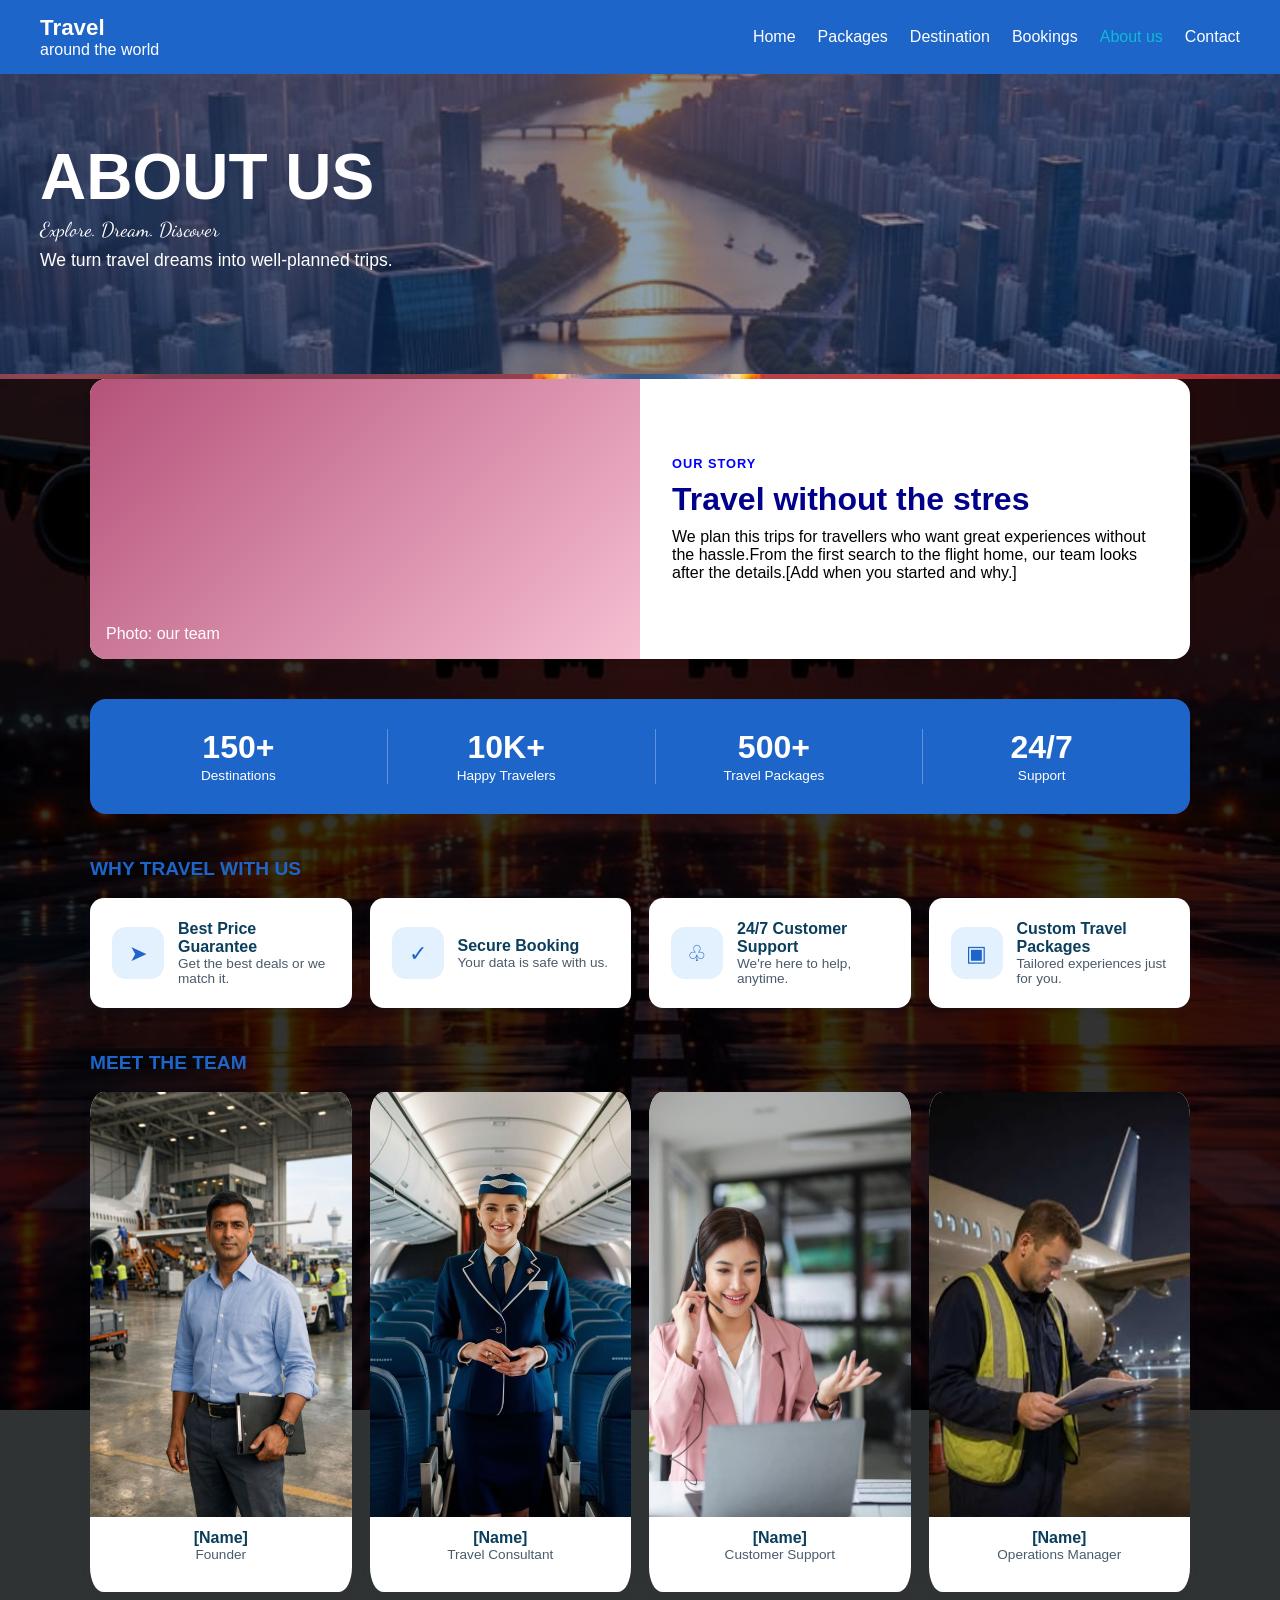
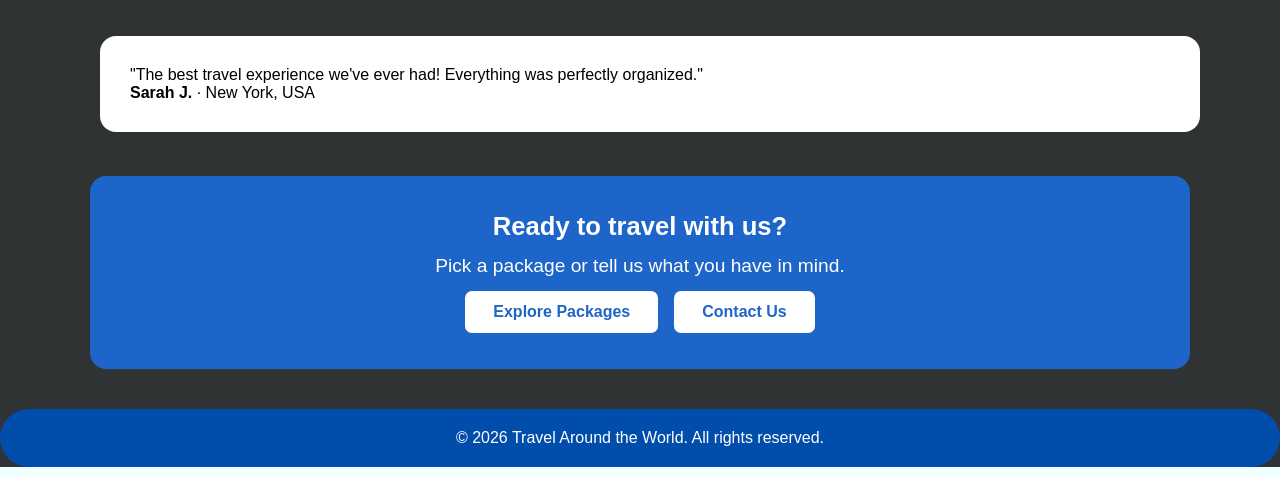
<file: about.html>
<!DOCTYPE html>
<html lang="en">
<head>
    <meta charset="UTF-8">
    <meta name="viewport" content="width=device-width, initial-scale=1.0">
    <title>Document</title>
    <link rel="stylesheet" href="index.css">
    <link rel="preconnect" href="https://fonts.googleapis.com">
    <link rel="preconnect" href="https://fonts.gstatic.com" crossorigin>
    <link href="https://fonts.googleapis.com/css2?family=Dancing+Script:wght@400..700&display=swap" rel="stylesheet">
    <style>
      .hero {
    background: linear-gradient(rgba(0, 40, 100, 0.45), rgba(0, 40, 100, 0.45)),
                url('images/about.jpg') center/cover no-repeat;
    object-fit: contain;
    background-position: center;
      }
    </style>
</head>
<body>
    <header>
        <div class="logo">Travel<span>around the world</span></div>
        <nav>
           <ul>
            <li><a href="index.html">Home</a></li>
            <li><a href="packages.html" >Packages</a></li>
            <li><a href="destination.html">Destination</a></li>
            <li><a href="booking.html">Bookings</a></li>
            <li><a href="about.html" class="active">About us</a></li>
            <li><a href="contact.html">Contact</a></li>
           </ul>   
        </nav>
    </header>

  <section class="hero page-hero">
    <div class="hero-content">
        <h1>
            ABOUT US
        </h1>
        <p class="tagline">Explore. Dream. Discover</p>
        <p>We turn travel dreams into well-planned trips.</p>
    </div>
</section>

  
<div class="content">
  <section class="featured">
    <div class="photo japan">Photo: our team</div>
    <div class="featured-copy">
        <p class="eyebrow">OUR STORY</p><h2>Travel without the stres</h2>
        <p>We plan this trips for travellers who want great experiences without the hassle.From the first search to the flight home, our team looks after the details.[Add when you started and why.]</p>
    </div>
</section>
  
<section class="stats-1">
    <div class="stat-1">
        <strong> 150+</strong>
        <span> Destinations</span>
    </div>
     <div class="stat-1">
        <strong> 10K+</strong>
        <span>Happy Travelers</span>
    </div>
     <div class="stat-1">
        <strong> 500+</strong>
        <span> Travel Packages</span>
    </div>
     <div class="stat-1">
        <strong> 24/7</strong>
        <span> Support</span>
    </div>
</section>

    <section class="benefits" >
      <h2 class="section-title">WHY TRAVEL WITH US</h2>
      <div class="benefit-grid">

        <article class="benefit panel">
          <span class="benefit-icon">➤</span>
          <div><h3>Best Price Guarantee</h3>
            <p>Get the best deals or we match it.</p>
          </div></article>

        <article class="benefit panel">
          <span class="benefit-icon">✓</span>
          <div><h3>Secure Booking</h3>
            <p>Your data is safe with us.</p>
          </div></article>

        <article class="benefit panel">
          <span class="benefit-icon">♧</span>
          <div><h3>24/7 Customer Support</h3>
            <p>We're here to help, anytime.</p>
          </div></article>

        <article class="benefit panel">
          <span class="benefit-icon">▣</span>
          <div><h3>Custom Travel Packages</h3>
            <p>Tailored experiences just for you.</p>
          </div></article>
      </div>
    </section>

    <section class="team">
      <h2 class="section-title">MEET THE TEAM</h2>
      <div class="team-grid">
        <div class="team-card">
            <img src="/images/manager.jpg" alt="founder">
            <div class="team-info">
                <h3>[Name]</h3>
                <p>Founder</p>
            </div>
        </div>

        <div class="team-card">
            <img src="/images/consultant.jpg" alt="Travel Consultant">
            <div class="team-info">
                <h3>[Name]</h3>
                <p>Travel Consultant</p>
            </div>
        </div>

        <div class="team-card">
            <img src="/images/support.jpg" alt="Customer Support">
            <div class="team-info">
                <h3>[Name]</h3>
                <p>Customer Support</p>
            </div>
        </div>

        <div class="team-card">
            <img src="/images/operational.jpg" alt="Operations Manager">
            <div class="team-info">
                <h3>[Name]</h3>
                <p>Operations Manager</p>
            </div>
        </div>
        
      </div>
    </section>

    <section class="testimonial-1">
      <blockquote>
      <p>"The best travel experience we've ever had! Everything was perfectly organized."</p>
      <strong>Sarah J.</strong> · New York, USA
    </blockquote>
    </section>

    <section class="contact-1">
      <h2>Ready to travel with us?</h2>
      <p>Pick a package or tell us what you have in mind.</p>
      <div class="actions">
        <a class="btn-plan2" href="#packages">Explore Packages</a>
        <a class="btn-plan2" href="#contact">Contact Us</a>
      </div>
    </section>

  <footer>
    <p>&copy; 2026 Travel Around the World. All rights reserved.</p>
    </footer>
</div>
</body>
</html>
</file>
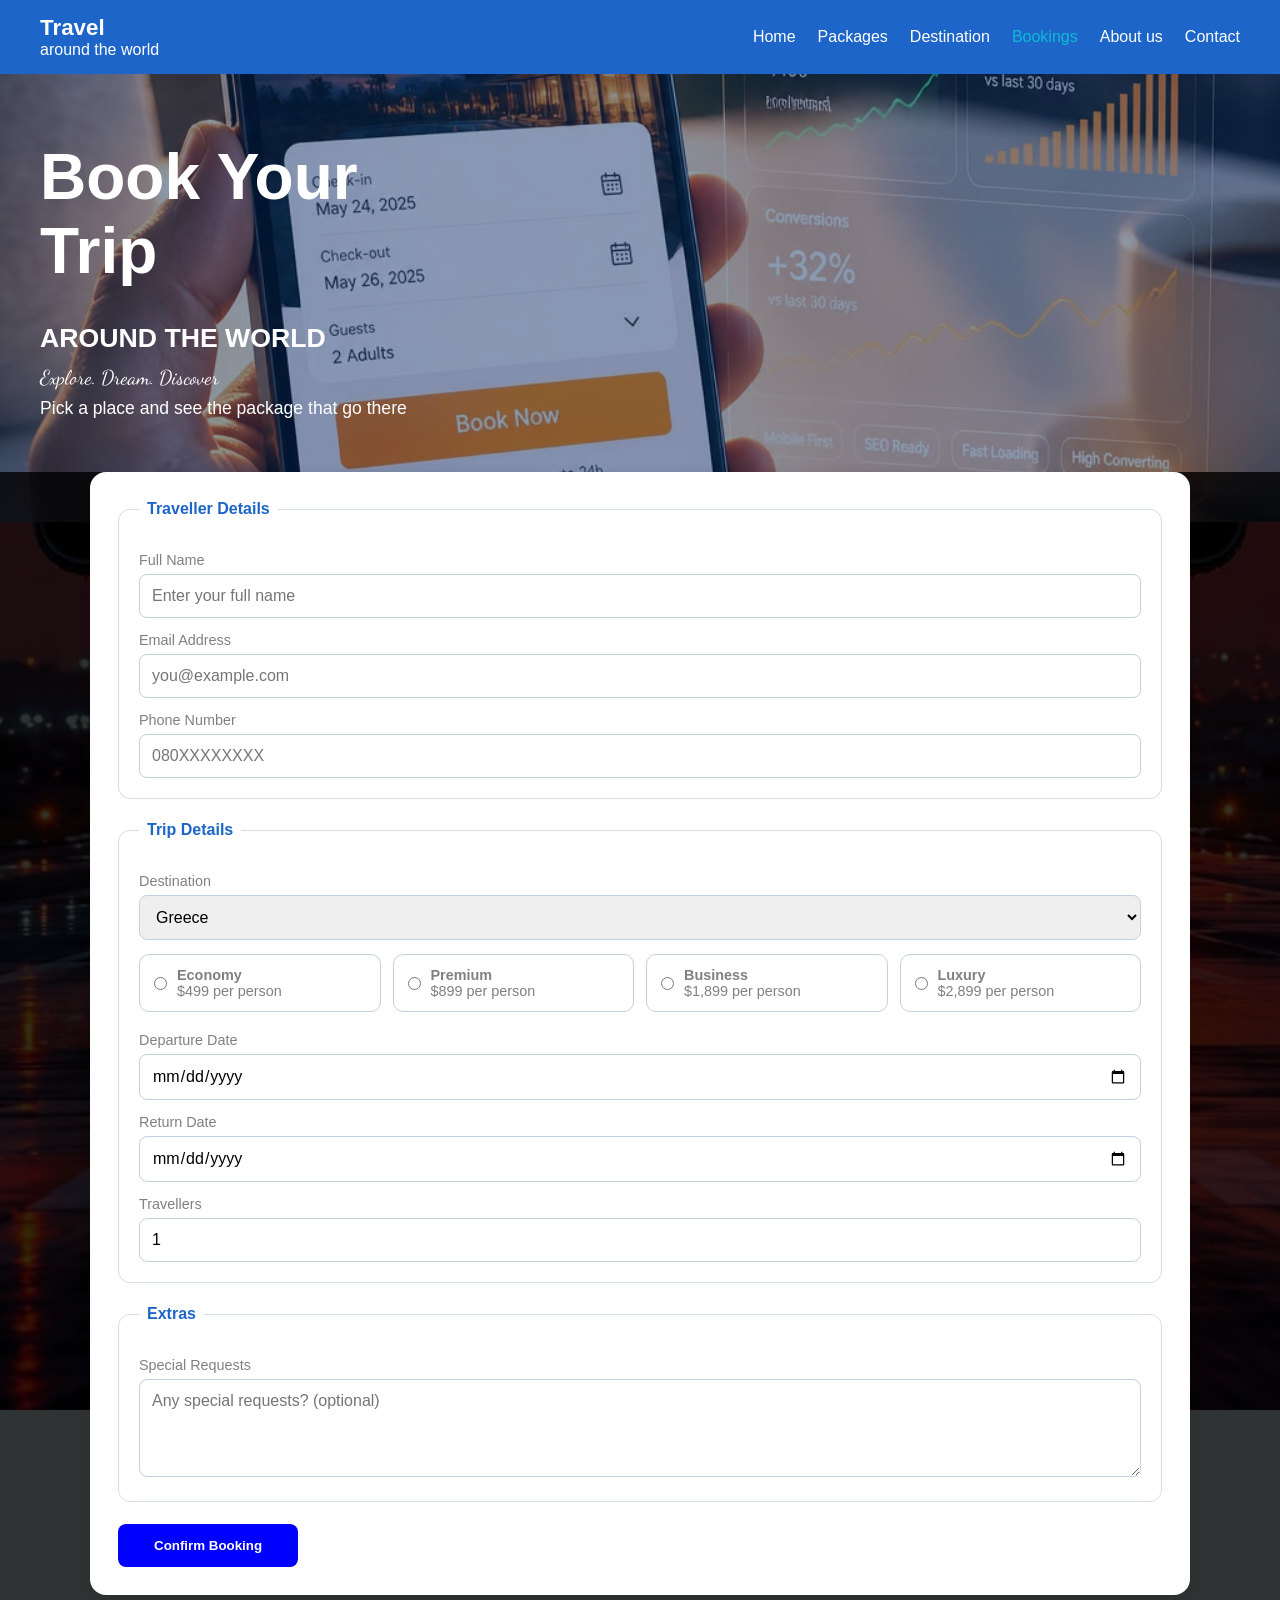
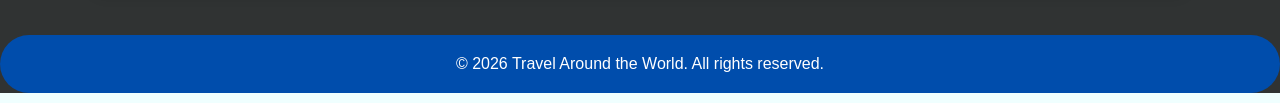
<file: booking.html>
<!DOCTYPE html>
<html lang="en">
<head>
    <meta charset="UTF-8">
    <meta name="viewport" content="width=device-width, initial-scale=1.0">
    <title>Document</title>
    <link rel="stylesheet" href="index.css">
    <link rel="preconnect" href="https://fonts.googleapis.com">
    <link rel="preconnect" href="https://fonts.gstatic.com" crossorigin>
    <link href="https://fonts.googleapis.com/css2?family=Dancing+Script:wght@400..700&display=swap" rel="stylesheet">
    <style>
        .hero {
    background: linear-gradient(rgba(0, 40, 100, 0.45), rgba(0, 40, 100, 0.45)),
                url('images/bokking.jpg') center/cover no-repeat;
    object-fit: contain;
                
}
    </style>
</head>
<body>
    <header>
        <div class="logo">Travel<span>around the world</span></div>
        <nav>
           <ul>
            <li><a href="index.html">Home</a></li>
            <li><a href="packages.html">Packages</a></li>
            <li><a href="destination.html">Destination</a></li>
            <li><a href="booking.html" class="active">Bookings</a></li>
            <li><a href="about.html">About us</a></li>
            <li><a href="contact.html">Contact</a></li>
           </ul>   
        </nav>
    </header>

      <section class="hero page-hero">
    <div class="hero-content">
        <h1>
            Book Your Trip
            <br>
            <span><small>AROUND THE WORLD</small></span>
        </h1>
        <p class="tagline">Explore. Dream. Discover</p>
        <p> Pick a place and see the package that go there</p>
    </div>
</section>

<div class="content">
        <main>
        <section class="form-section">
            <form class="booking-form" >
                <fieldset>
                    <legend>Traveller Details</legend>

                    <label for="fullname">Full Name</label>
                    <input type="text" id="fullname" name="fullname" placeholder="Enter your full name" required>

                    <label for="email">Email Address</label>
                    <input type="email" id="email" name="email" placeholder="you@example.com" required>

                    <label for="phone">Phone Number</label>
                    <input type="tel" id="phone" name="phone" placeholder="080XXXXXXXX" required>
                </fieldset>

                <fieldset>
                    <legend>Trip Details</legend>

                    <label for="booking-type">Destination</label>
                    <select id="booking-type" name="booking-type" required>
                        <option value="greece">Greece</option>
                        <option value="paris">Paris, France</option>
                        <option value="tokyo">Tokyo, Japan</option>
                        <option value="new-york">New York, USA</option>
                    </select>

                   <div class="plan-options">
                    <label class="plan-option">
                    <input type="radio" name="plan" value="economy">
                    <span><strong>Economy</strong>
                    <span class="price">$499 per person</span>
                    </span>
                   </label>

                     <label class="plan-option">
                    <input type="radio" name="plan" value="premium"> 
                     <span><strong>Premium</strong>
                     <span class="price">$899 per person</span>
                     </span>
                    </label>

                    <label class="plan-option">
                    <input type="radio" name="plan" value="Business"> 
                     <span><strong>Business</strong>
                     <span class="price">$1,899 per person</span>
                     </span>
                     </label>

                     <label class="plan-option">
                    <input type="radio" name="plan" value="Luxury"> 
                     <span><strong>Luxury</strong>
                     <span class="price">$2,899 per person</span>
                     </span>
                    </label>
                   </div>

                    <label for="dapart">Departure Date</label>
                    <input type="date"  name="dapart">

                    <label for="return">Return Date</label>
                    <input type="date"  name="return">

                    <label for="guests">Travellers</label>
                    <input type="number" name="guests" min="1" max="20" value="1" required>
                </fieldset>

                <fieldset>
                    <legend>Extras</legend>
                    <label for="message">Special Requests</label>
                    <textarea id="message" name="message" rows="4" placeholder="Any special requests? (optional)"></textarea>

                </fieldset>

                <button type="submit">Confirm Booking</button>
            </form>
        </section>
    </main>
<footer>
    <p>&copy; 2026 Travel Around the World. All rights reserved.</p>
    </footer>

</div>
</body>
</html>
</file>
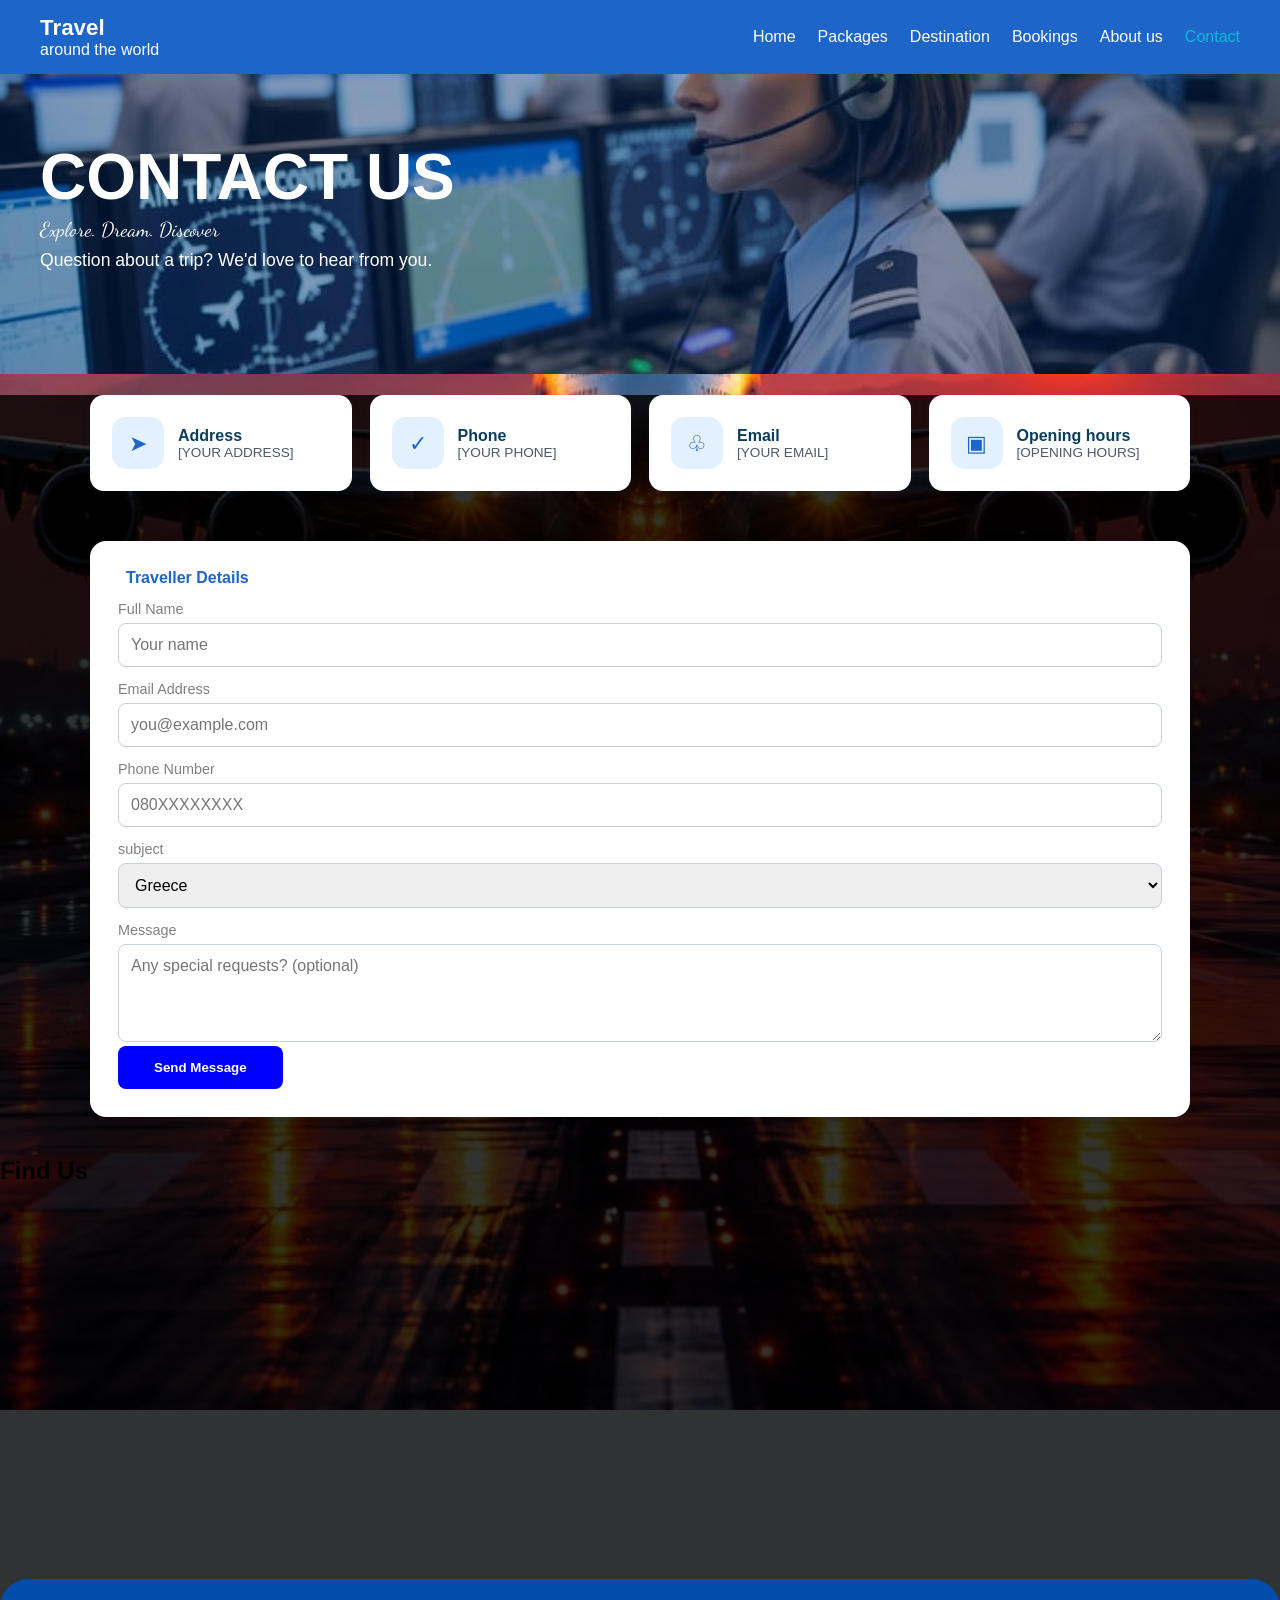
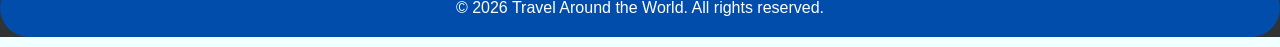
<file: contact.html>
<!DOCTYPE html>
<html lang="en">
<head>
    <meta charset="UTF-8">
    <meta name="viewport" content="width=device-width, initial-scale=1.0">
    <title>Document</title>
    <link rel="stylesheet" href="index.css">
    <link rel="preconnect" href="https://fonts.googleapis.com">
    <link rel="preconnect" href="https://fonts.gstatic.com" crossorigin>
    <link href="https://fonts.googleapis.com/css2?family=Dancing+Script:wght@400..700&display=swap" rel="stylesheet">
    <style>
      .hero {
    background: linear-gradient(rgba(0, 40, 100, 0.45), rgba(0, 40, 100, 0.45)),
                url('images/contact.jpg') center/cover no-repeat;
}
    </style>
</head>
<body>
   <header>
        <div class="logo">Travel<span>around the world</span></div>
        <nav>
           <ul>
            <li><a href="index.html">Home</a></li>
            <li><a href="packages.html">Packages</a></li>
            <li><a href="destination.html">Destination</a></li>
            <li><a href="booking.html">Bookings</a></li>
            <li><a href="about.html">About us</a></li>
            <li><a href="contact.html" class="active">Contact</a></li>
           </ul>   
        </nav>
    </header>

    <section class="hero page-hero">
    <div class="hero-content">
        <h1>
            CONTACT US
        </h1>
        <p class="tagline">Explore. Dream. Discover</p>
        <p>Question about a trip? We'd love to hear from you.</p>
    </div>
</section>

<div class="content">
  <section class="benefits" >
      <div class="benefit-grid">

        <article class="benefit panel">
          <span class="benefit-icon">➤</span>
          <div><h3>Address</h3>
            <p>[YOUR ADDRESS]</p>
          </div></article>

        <article class="benefit panel">
          <span class="benefit-icon">✓</span>
          <div><h3>Phone</h3>
            <p>[YOUR PHONE]</p>
          </div></article>

        <article class="benefit panel">
          <span class="benefit-icon">♧</span>
          <div><h3>Email</h3>
            <p>[YOUR EMAIL]</p>
          </div></article>

        <article class="benefit panel">
          <span class="benefit-icon">▣</span>
          <div><h3>Opening hours</h3>
            <p>[OPENING HOURS]</p>
          </div></article>
      </div>
    </section>

     <main>
        <section class="form-section1">
            <form class="booking-form" >
                    <legend>Traveller Details</legend>

                    <label for="fullname">Full Name</label>
                    <input type="text" id="fullname" name="fullname" placeholder="Your name" required>

                    <label for="email">Email Address</label>
                    <input type="email" id="email" name="email" placeholder="you@example.com" required>

                    <label for="phone">Phone Number</label>
                    <input type="tel" id="phone" name="phone" placeholder="080XXXXXXXX" required>

                    <label for="booking-type">subject</label>
                    <select id="booking-type" name="booking-type" required>
                        <option value="greece">Greece</option>
                        <option value="paris">Paris, France</option>
                        <option value="tokyo">Tokyo, Japan</option>
                        <option value="new-york">New York, USA</option>
                    </select>

                    <label for="message">Message</label>
                    <textarea id="message" name="message" rows="4" placeholder="Any special requests? (optional)"></textarea>


                <button type="submit">Send Message</button>
            </form>
    </section>
    </main>

    <section class="map-section">
            <h2>Find Us</h2>
            <iframe
                src="https://www.google.com/maps/embed?pb=!1m18!1m12!1m3!1d31700!2d6.9!3d6.02!2m3!1f0!2f0!3f0!3m2!1i1024!2i768!4f13.1!3m3!1m2!1s0x0%3A0x0!2zNsKwMDEnMTIuMCJOIDbCsDU0JzAwLjAiRQ!5e0!3m2!1sen!2sng!4v1234567890"
                width="100%" height="350" style="border:0;" allowfullscreen="" loading="lazy">
            </iframe>
           </section>

<footer>
    <p>&copy; 2026 Travel Around the World. All rights reserved.</p>
  </footer>

</div>
</body>
</html>
</file>
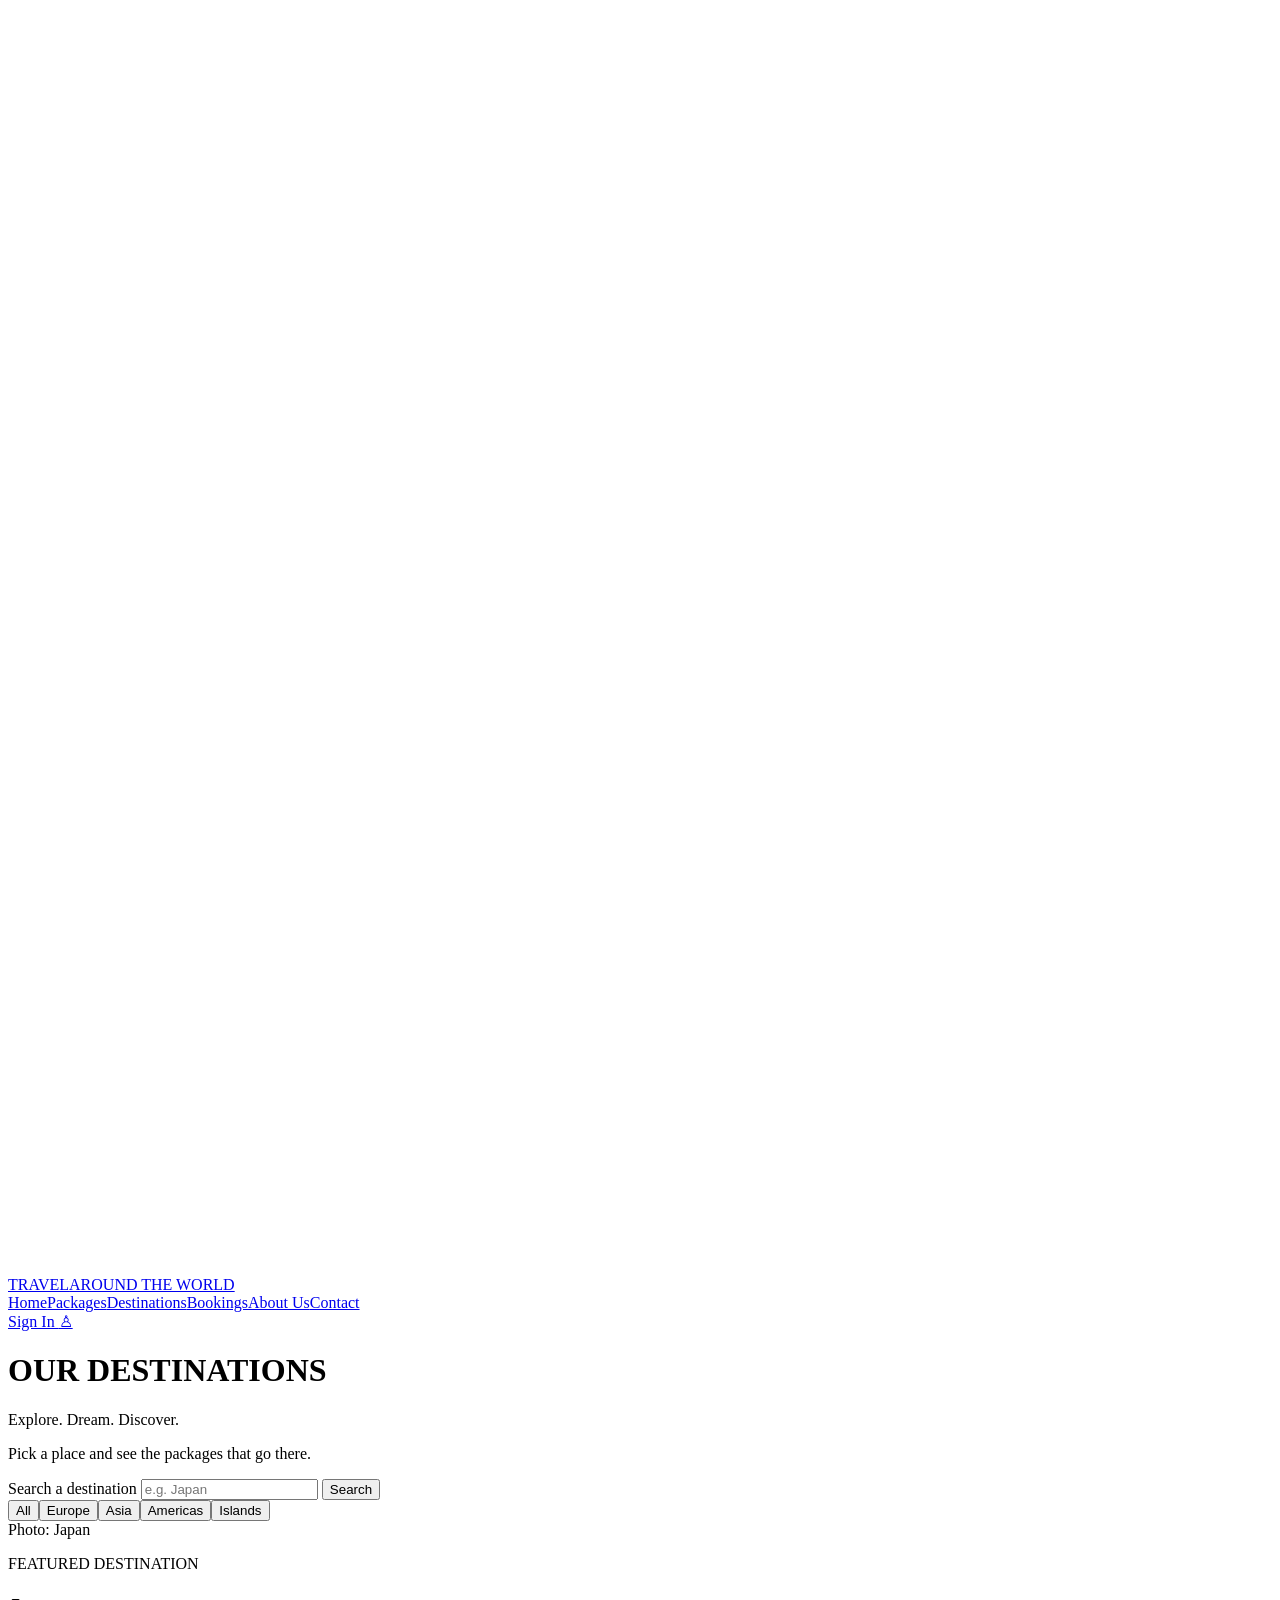
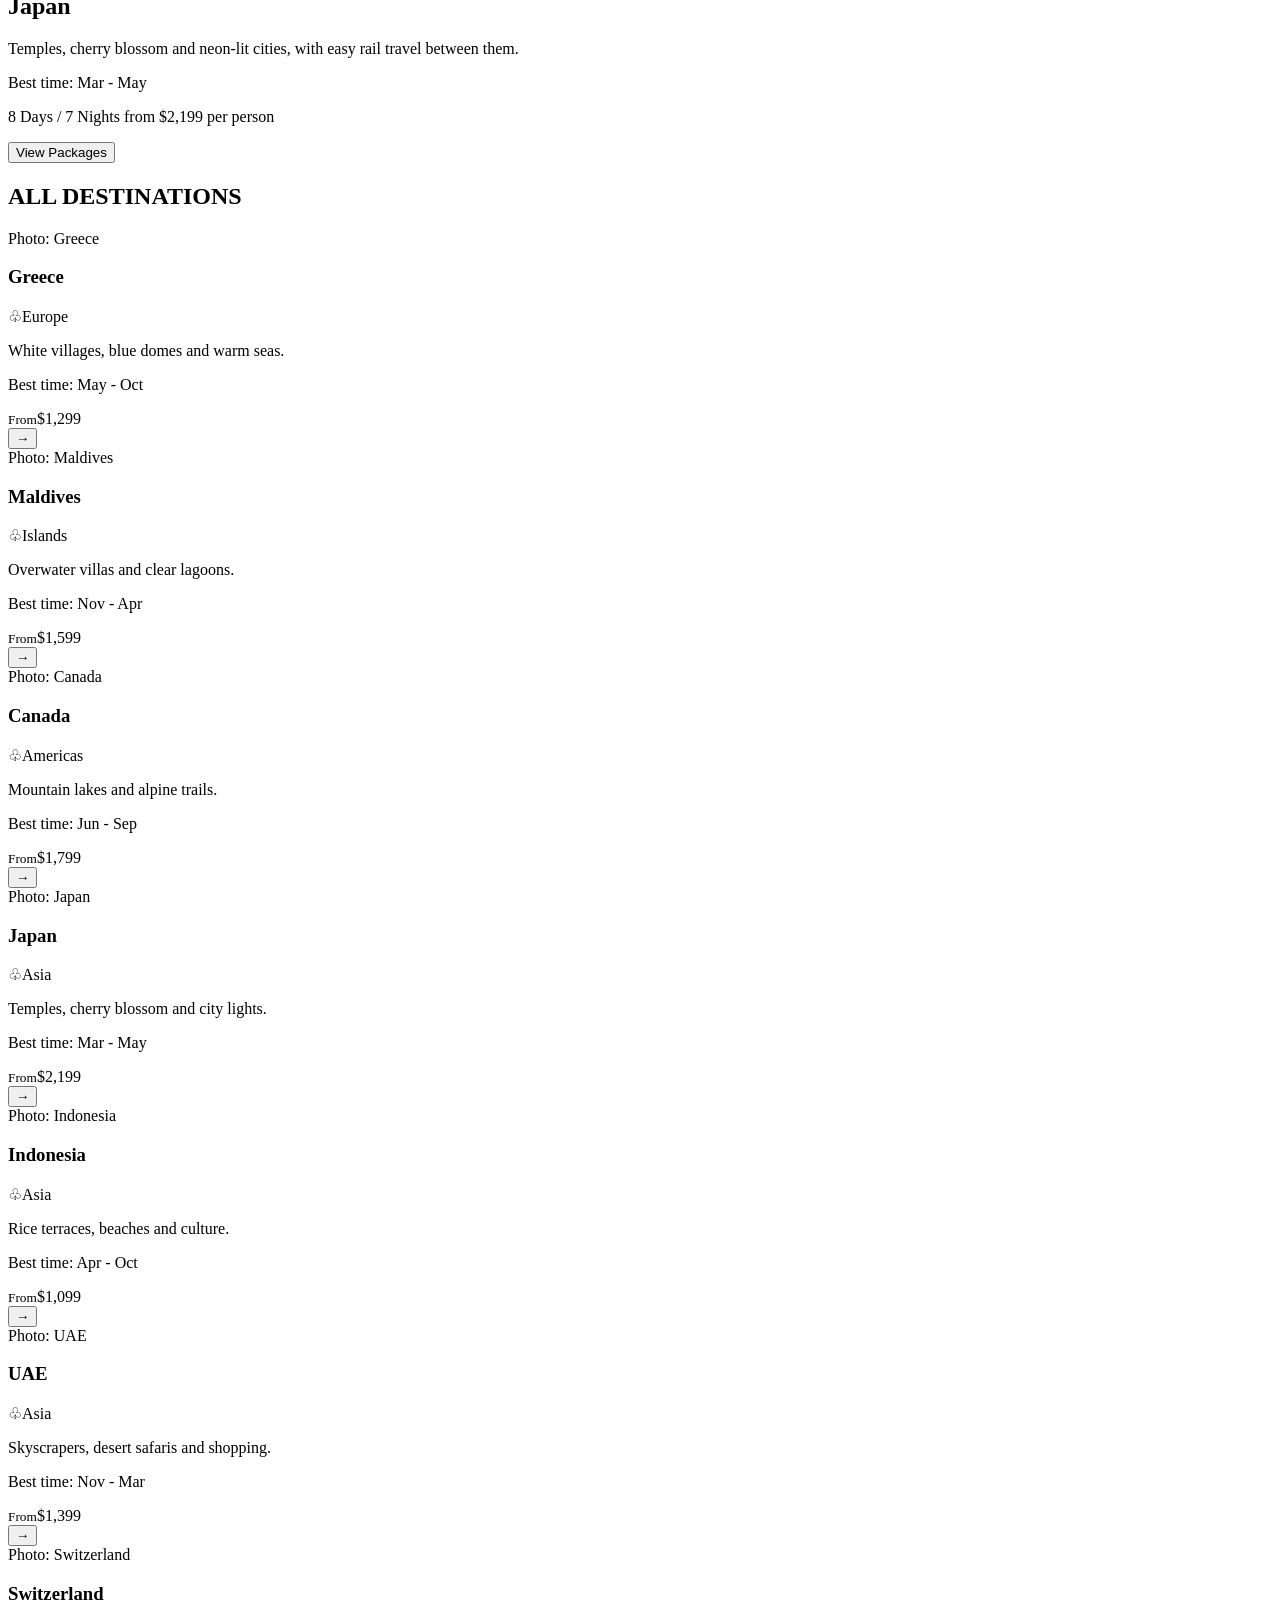
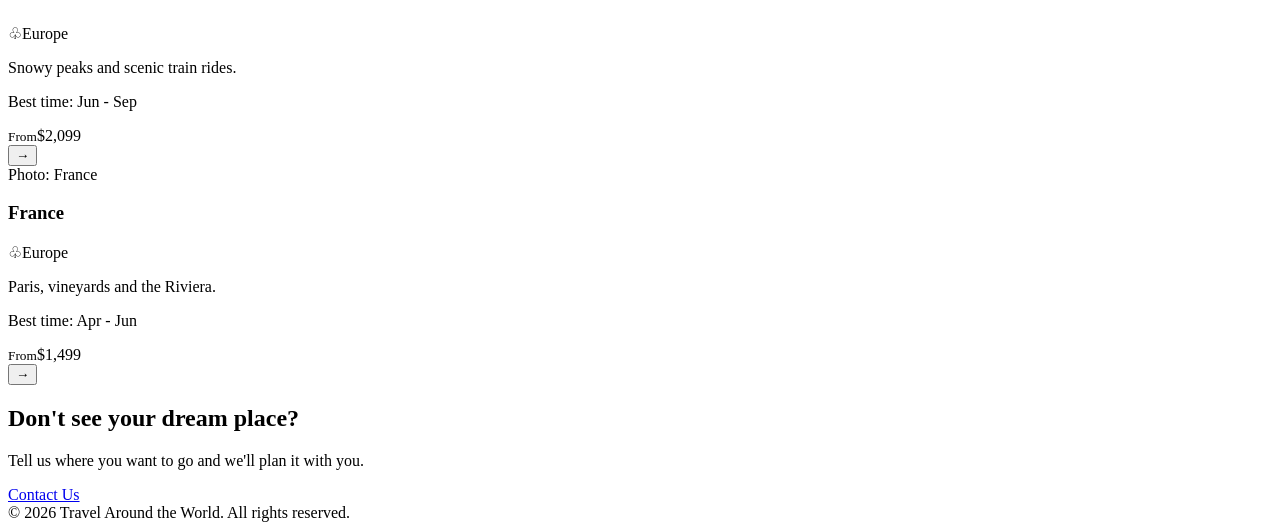
<file: p9.html>
<!DOCTYPE html>
<html lang="en">
<head>
  <meta charset="UTF-8">
  <meta name="viewport" content="width=device-width, initial-scale=1.0">
  <meta name="theme-color" content="#1d5db5">
  <title>Destinations | Travel Around the World</title>
</head>
<body>
  <header class="hero">
    <nav class="nav" aria-label="Main navigation">
      <a class="brand" href="#" aria-label="Travel Around the World home">
        <svg class="brand-mark" viewBox="0 0 32 32" fill="none" aria-hidden="true"><path d="M3 13.3 29 3 19 29l-4.2-10.8L3 13.3Z" stroke="white" stroke-width="2.6" stroke-linejoin="round"/><path d="m14.8 18.2 7.5-8" stroke="white" stroke-width="2" stroke-linecap="round"/></svg>
        <span><span class="brand-name">TRAVEL</span><span class="brand-sub">AROUND THE WORLD</span></span>
      </a>
      <div class="links"><a href="#">Home</a><a href="#">Packages</a><a class="active" href="#destinations">Destinations</a><a href="#">Bookings</a><a href="#">About Us</a><a href="#">Contact</a></div>
      <a class="signin" href="#">Sign In <span aria-hidden="true">♙</span></a>
    </nav>
    <div class="hero-copy">
      <h1>OUR DESTINATIONS</h1>
      <div class="script">Explore. Dream. Discover.</div>
      <p>Pick a place and see the packages that go there.</p>
    </div>
  </header>
  <main id="destinations">
    <form class="search-panel" role="search" onsubmit="event.preventDefault(); filterCards();">
      <label for="destination-search">Search a destination</label>
      <input id="destination-search" type="search" placeholder="e.g. Japan" autocomplete="off">
      <button class="primary" type="submit">Search</button>
    </form>
    <div class="filters" aria-label="Filter destinations">
      <button class="filter selected" data-region="All">All</button><button class="filter" data-region="Europe">Europe</button><button class="filter" data-region="Asia">Asia</button><button class="filter" data-region="Americas">Americas</button><button class="filter" data-region="Islands">Islands</button>
    </div>
    <section class="featured" aria-label="Featured destination">
      <div class="photo japan">Photo: Japan</div>
      <div class="featured-copy">
        <p class="eyebrow">FEATURED DESTINATION</p><h2>Japan</h2>
        <p>Temples, cherry blossom and neon-lit cities, with easy rail travel between them.</p>
        <p class="meta">Best time: Mar - May</p><p class="meta">8 Days / 7 Nights from $2,199 per person</p>
        <button class="primary view" type="button">View Packages</button>
      </div>
    </section>
    <section aria-labelledby="all-title">
      <h2 id="all-title" class="section-title">ALL DESTINATIONS</h2>
      <div class="grid" id="destination-grid">
        <article class="card" data-region="Europe"><div class="card-photo greece">Photo: Greece</div><div class="card-copy"><h3>Greece</h3><p class="region"><span class="pin">♧</span>Europe</p><p class="desc">White villages, blue domes and warm seas.</p><p class="best">Best time: May - Oct</p><div class="price"><small>From</small>$1,299</div><button class="arrow" aria-label="View Greece packages">→</button></div></article>
        <article class="card" data-region="Islands"><div class="card-photo maldives">Photo: Maldives</div><div class="card-copy"><h3>Maldives</h3><p class="region"><span class="pin">♧</span>Islands</p><p class="desc">Overwater villas and clear lagoons.</p><p class="best">Best time: Nov - Apr</p><div class="price"><small>From</small>$1,599</div><button class="arrow" aria-label="View Maldives packages">→</button></div></article>
        <article class="card" data-region="Americas"><div class="card-photo canada">Photo: Canada</div><div class="card-copy"><h3>Canada</h3><p class="region"><span class="pin">♧</span>Americas</p><p class="desc">Mountain lakes and alpine trails.</p><p class="best">Best time: Jun - Sep</p><div class="price"><small>From</small>$1,799</div><button class="arrow" aria-label="View Canada packages">→</button></div></article>
        <article class="card" data-region="Asia"><div class="card-photo japan-small">Photo: Japan</div><div class="card-copy"><h3>Japan</h3><p class="region"><span class="pin">♧</span>Asia</p><p class="desc">Temples, cherry blossom and city lights.</p><p class="best">Best time: Mar - May</p><div class="price"><small>From</small>$2,199</div><button class="arrow" aria-label="View Japan packages">→</button></div></article>
        <article class="card" data-region="Asia"><div class="card-photo indonesia">Photo: Indonesia</div><div class="card-copy"><h3>Indonesia</h3><p class="region"><span class="pin">♧</span>Asia</p><p class="desc">Rice terraces, beaches and culture.</p><p class="best">Best time: Apr - Oct</p><div class="price"><small>From</small>$1,099</div><button class="arrow" aria-label="View Indonesia packages">→</button></div></article>
        <article class="card" data-region="Asia"><div class="card-photo uae">Photo: UAE</div><div class="card-copy"><h3>UAE</h3><p class="region"><span class="pin">♧</span>Asia</p><p class="desc">Skyscrapers, desert safaris and shopping.</p><p class="best">Best time: Nov - Mar</p><div class="price"><small>From</small>$1,399</div><button class="arrow" aria-label="View UAE packages">→</button></div></article>
        <article class="card" data-region="Europe"><div class="card-photo switzerland">Photo: Switzerland</div><div class="card-copy"><h3>Switzerland</h3><p class="region"><span class="pin">♧</span>Europe</p><p class="desc">Snowy peaks and scenic train rides.</p><p class="best">Best time: Jun - Sep</p><div class="price"><small>From</small>$2,099</div><button class="arrow" aria-label="View Switzerland packages">→</button></div></article>
        <article class="card" data-region="Europe"><div class="card-photo france">Photo: France</div><div class="card-copy"><h3>France</h3><p class="region"><span class="pin">♧</span>Europe</p><p class="desc">Paris, vineyards and the Riviera.</p><p class="best">Best time: Apr - Jun</p><div class="price"><small>From</small>$1,499</div><button class="arrow" aria-label="View France packages">→</button></div></article>
      </div>
    </section>
    <section class="cta"><h2>Don't see your dream place?</h2><p>Tell us where you want to go and we'll plan it with you.</p><a href="#">Contact Us</a></section>
  </main>
  <footer>© 2026 Travel Around the World. All rights reserved.</footer>
</body>
</html>
</file>
<file: index.css>
*{
    margin: 0;
    padding: 0;
    box-sizing: border-box;
}

body{
    font-family: 'Segoe UI', Arial, sans-serif;
    background-color: azure;
    background-image: url('images/background.jpg');
    background-size: cover;
    background-position: center;
    background-repeat: no-repeat;
    background-attachment: fixed;
}

a{
    text-decoration: none;
    color: inherit;
}

img{
    max-width: 100%;
    display: block;
}

/* ===== Header & Navigation (absolute) ===== */
header{
    width: 100%;
    display: flex;
    justify-content: space-between;
    padding: 15px 40px;
    align-items: center;
    position: fixed;
    top: 0;
    left: 0;
    background-color: #1d65c8;
    z-index: 100;

}

li .active{
    color: #0ebbd6;
    text-decoration: double;
}

.hero-content{
    padding: 0 40px;
    max-width: 500px;
}

.hero{
    min-height: 100vh;
    background:  linear-gradient(to bottom, #2a7de1, #8fc8f5);
    color: white;
    padding-top: 140px;
}

.hero {
    background: linear-gradient(rgba(0, 40, 100, 0.45), rgba(0, 40, 100, 0.45)),
                url('images/hero.jpg') center/cover no-repeat;
}

.hero h1{
    font-size: 4rem;
}

.hero h1 span{
    font-size: 2rem;
}

.logo {
    font-size: 1.4rem;
    font-weight: bold;
    color: white;
}

.logo span {
    color: white;
    font-weight: normal;
    font-size: 1rem;
    display: block;
}

nav ul{
    list-style: none;
    display: flex;
    gap: 22px;
}

nav ul li a {
    color: white;
    font-weight: 500;
    padding-bottom: 6px;
    border-bottom: 2px solid transparent;
    transition: 0.3s;
}

nav ul li a:hover {
    color: #0ebbd6;
    border-bottom-color: #17a2b8;
}


.hero p{
    font-size: 1.1rem;
    line-height: 1.6;
}

.hero .tagline{
    font-family: 'Dancing Script', cursive;
    font-size: 20px;
}
.btn{
    display: inline-block;
    padding: 12px 28px;
    background-color: white;
    color: rgb(0, 213, 255);
    border-radius: 7px;
    margin-top: 20px ;
    transition: 0.3s;
    font-weight: 700;
   
}

.btn:hover{
    background-color: #2a7de1;
    color: rgb(0, 187, 255);
}

/* Search Box */
.search-wrapper{
    background-color: white;
    border-radius: 16px;
    padding: 20px 30px;
    box-shadow: 0 2px 10px rgba(0, 0, 0, 0.07);
    z-index: 10;
    margin: -50px auto 0;
    padding: 6px 6px 0;
    position: relative; 
    margin-left: 100px;
    margin-right: 100px;
}

.search-box{
    background-color: white;
    border-radius: 16px;
    padding: 20px 30px;
    box-shadow:  0 2px 10px rgba(0, 0, 0, 0.07);
}

form{
    display: flex;
    gap: 20px;
    align-items: flex-end;
}

label{
    display: block;
    font-size: smaller;
    color: gray;
}

.booking-form {
    display:block;
}
input,
select {
    border: none;
    border-bottom: 1px solid #ccc;
    outline: none;
    padding: 8px 0;
}

.search-btn {
    background-color: #2a7de1;
    color: white;
    border: none;
    padding: 12px 28px;
    border-radius: 8px;
    font-weight: 700;
    cursor: pointer;
    transition: 0.3s;
}

.search-btn:hover {
    background-color: #1c5fb8;
}

.tabs{
    display: flex;
    gap: 2px;
    border: none;
    background-color: #eaf4fd;
}

.tabs button{
    border: none;
    background: transparent;
    font-size: 1rem;
    font-family: inherit;
    padding: 10px 18px;
    cursor: pointer;
    color: #555;
}

.tabs button.active{
    background-color: rgb(190, 246, 246);
    color: blue;
    font-weight: 700;
    border-radius: 12px 12px 0 0;
}

/* features */
.features{
    display: grid;
    grid-template-columns:repeat(4, 1fr) ;
    gap: 20px;
    width: 90%;
    max-width: 1000px;
    margin: 40px auto;
}

.feature{
    display: flex;
    align-items: center;
    gap: 12px;
}

.feature img{
    width: 60px;
}

.feature h3{
    font-size: 1rem;
    color: #2a7de1;
}

.feature p{
    font-size: 0.85rem;
    color: #777;
}

.packages{
    width: 90%;
    max-width: 1000px;
    margin: 40px auto;
    padding: 10px 20px;
    background-color: rgb(3, 2, 57);
    border-radius: 12px 12px 0 0 ;
}

.packages h2{
    color: #dde6ec;
}

.package-cards{
    display: grid;
    grid-template-columns: repeat(4, 1fr);
    gap: 20px;
}

.card{
    background-color: white;
    border-radius: 12px;
    box-shadow:  0 2px 10px rgba(0, 0, 0, 0.07);
    overflow: hidden;
}

.card img{
    width: 100%;
    height: 160px;
    object-fit: cover;
}

.card-body{
    padding: 15px;
}

.card h3{
    font-size: smaller;
}

.location,
.duration{
    font-size: 0.85rem;
    color: #777;
}

.card-footer{
    display: flex;
    justify-content: space-between;
    align-items: center;
}

.arrow{
    /* font-weight: 900;
    font-size: 1.3rem; */
    -webkit-text-stroke: 1px white;
    width: 36px;
    height: 36px;
    display: flex;
    border-radius: 50%;
    background-color: #2a7de1;
    color: white;
    align-items: center;
    justify-content: center;
}

.card-footer .price {
    color: #2a7de1;
}

.star {
    color: #f5b301;
}

.rating {
    color: #333;
    font-weight: 600;
}

.pricing{
    width: 90%;
    max-width: 1200px;
    margin: 40px auto;
    padding: 25px;
    background-color: #2a7de1;
    border-radius: 16px;
    display: flex;
    gap: 30px;
}

.plans{
    display: grid;
    grid-template-columns: repeat(4, 1fr);
    gap: 12px;
    flex: 1;
}

.plan{
    background-color: white;
    border-radius: 12px;
    padding: 25px 12px;
    text-align: center;
    position: relative;
}

.btn-plan{
    display: block;
    text-align: center;
    padding: 12px;
    border: 2px solid #2a7de1;
    border-radius: 8px;
    color: #2a7de1;
    font-weight: 700;
    transition: 0.3s;
}

.btn-plan:hover{
    background-color: #2a7de1;
    color: white;
}

.plan .btn-plan{
    margin-top: auto;
}

.plan .price{
    font-size: 1.8rem;
    color: blue;   
}

.plan li {
    font-size: 0.9rem;
}

.plan ul{
    list-style: none;
    text-align: left;
    margin: 10px;
}

.popular .btn-plan{
    background-color: #2a7de1;
    color: white;
}

.popular .btn-plan:hover{
    background-color: #1c5fb8;
    transition: 0.3s;
}

.plan{
    display: flex;
    flex-direction: column;
    margin-top: auto;
}

.plans .pricing{
    display: flex;
    gap: 30px;
}

.pricing h2{
    width: 140px;
    align-self: flex-start;
}

/* how to book */
.how-to-book{
    width: 90%;
    max-width: 1000px;
    margin: 40px auto;
    background-color: white;
    border-radius: 16px;
    padding: 25px;
}

.how-to-book h2{
    font-size: 1rem;
    color: blue;
    text-align: center;
}

.steps{
    display: flex;
    justify-content: space-between;
}

.step {
    display: flex;
    align-items: center;
    gap: 12px;
    flex: 1;
}

.step img{
    width: 70px;
    margin: 0 auto 10px;
    display: block;
}

.step h3{
    font-size: 1rem;
    color: darkblue;
}

.step p{
    font-size: 0.85rem;
    color: grey;
}

.step img{
    width: 60px;
}

.info-band{
    width: 90%;
    max-width: 1000px;
    margin: 40px auto;
    background-color: #2a7de1;
    color: white;
    border-radius: 16px;
    padding: 30px;
    display: flex;
    justify-content: space-between;
    align-items: center;
    gap: 30px;
}

.stats{
    display: grid;
    grid-template-columns: repeat(4, 1fr);
    gap: 20px;
    flex: 1;
}

.stat{
    text-align: center;
    border-left: 1px solid rgba(255, 255, 255, 0.3);
}

.stat:first-child {
    border-left: none;
}

.stat strong{
    display: block;
    font-size: 1.6rem;
}

.stat span{
    font-size: 0.85rem;

}

.testimonial{
    flex: 1;
}

.testimonial p{
    font-size: 0.95rem;
}

cite{
    font-style: normal;
}

.stars{
    color: #f5b301;
}

.testimonial .location{
    color: white;
}

.features,
.packages,
.pricing,
.how-to-book,
.info-band {
    width: 90%;
    max-width: 1200px;
    margin: 40px auto;
}

footer {
    padding: 20px;
    text-align: center;
}

/* packages page */
.hero-1{
    min-height: 120px;
    background:  linear-gradient(to bottom, #2a7de1, #8fc8f5);
    color: white;
    padding-top: 120px;
    margin-bottom: 10px;
}

.hero-1 p{
    margin-top: 80px;
}

.hero-1 .tagline-1{
    font-family: 'Dancing Script', cursive;
    font-size: 40px;
    margin-top: 10px;
}

.tagline-1{
    margin-bottom: 3px;
}

.hh{
    
    display: grid;
    grid-template-columns: repeat(5, 1fr);
    gap: 20px;
}

footer {
    margin-top: 40px;
    /* margin-left: 10px;
    margin-right: 10px; */
    margin-bottom: 20px;
    padding: 20px;
    text-align: center;
    background-color: #004dac;
    color: white;
    border-radius: 30px;
}
.hhh{
    display: grid;
    grid-template-columns: repeat(2, 1fr);
    gap: 200px;
}

.search-btn-1 {
    background-color: #2a7de1;
    margin-left: 50rem;
    margin-bottom: 3rem;
    color: white;
    border: none;
    padding: 12px 28px;
    border-radius: 8px;
    font-weight: 700;
    cursor: pointer;
    transition: 0.3s;
    gap: 500px;
}

select{
    width: 200px;
    height: 45px;
    font-size: 16px;
    padding: 8px;
}

.contact{
    display: flex;
    flex-direction: column;
    width: 90%;
    align-items: center;
    justify-content: center;
    max-width: 1200px;
    margin: -11px auto;
    padding: 25px;
    background-color: #2a7de1;
    border-radius: 16px;
    gap: 10px; 
}

.contact p{
    font-size: 1.3rem;
    color: white;
    font-weight: bolder;
}

.contact span{
    color: white;
}

.btn-plan1{
    background-color: white;
    display: block;
    text-align: center;
    padding: 12px;
    border: 2px solid #317edd;
    border-radius: 8px;
    color: #2a7de1;
    font-weight: 700;
    transition: 0.3s;
}

.search-wrapper-1 {
  position: relative;
  z-index: 1;
  width: min(86%, 1100px);
  margin: -50px auto 0;
}

.search-box-1 {
  box-sizing: border-box;
  padding: 24px 28px;
  background: #fff;
  border-radius: 16px;
}

.hhh {
  margin-left: 0;
}

.field-1 {
  display: grid;
  grid-template-columns: minmax(0, 1fr) 110px;
  align-items: end;
  gap: 20px;
}

.location {
  display: grid;
  grid-template-rows: 20px 40px;
  min-width: 0;
}

.location label {
  align-self: start;
}

.location input {
  box-sizing: border-box;
  width: 100%;
  height: 40px;
  padding: 0 4px;
  border: 0;
  border-bottom: 1px solid #d6e0e7;
  font: inherit;
}

.search-btn-1 {
  box-sizing: border-box;
  width: 110px;
  height: 42px;
  margin: 0 0 0 0;
  border: 0;
  border-radius: 8px;
  background: #2a7de1;
  color: white;
  font: inherit;
  font-weight: 700;
  cursor: pointer;
}

.filters {
  display: flex;
  justify-content: left;
  gap: 17px;
  margin-left: 100px;
  margin-top: 10px;
}

.filter {
  background-color: white;
  border: 2px solid #0468e1;
  padding: 8px 16px;
  border-radius: 50px;
  font-weight: 500;
  cursor: pointer;
  font-weight: 500;
  transition: background-color 0.3s, color 0.3s;
  color:#0f72eb
 
}

.filter:hover {
  background-color: #2a7de1;
  color: white;
}

.featured{
    display: flex;
    flex-wrap: wrap;
    background-color: white;
    border-radius: 16px;
    overflow: hidden;
    width: 90%;
    max-width: 1100px;
    margin: 28px auto 0;
    box-shadow: 0 2px 10px rgba(0, 0, 0, 0.07);
}

.photo{
    flex: 1 1 360px;
    min-height: 280px;
    display: flex;
    align-items: flex-end;
    padding: 16px;
    color: white;
}

.japan{
    background: linear-gradient(135deg, #b5527a, #f6bfd2);
    background-size: cover;
}

.featured-copy{
    flex: 1 1 360px;
    padding: 32px;
    display: flex;
    flex-direction: column;
    gap: 10px;
    justify-content: center;
}

.eyebrow{
    font-size: 0.8rem;
    font-weight: 700;
    letter-spacing: 1px;
    color: blue;
}

.featured-copy h2{
    font-size: 2rem;
    color: darkblue;
}

.meta{
    font-size: 0.9rem;
    color: grey;
}

.primary{
    background-color:#0468e1;
    color: white;
    border: none;
    padding: 12px 28px;
    border-radius: 8px;
    font-weight: 700;
    cursor: pointer;
    align-self: flex-start;
}

/* booking */
.page-hero{
    min-height: auto;
    padding-bottom: 100px;
}

.form-section{
    max-width: 1100px;
    width: 90%;
    margin: -50px 90px 40px;
    background-color: white;
    border-radius:16px;
    padding: 28px;
    box-shadow: 0 2px 12px rgba(0, 0, 0, 0.12);
    /* position: relative; */
}

.booking-form fieldset{
    border: 1px solid #d3deea;
    border-radius: 12px;
    padding: 20px;
    margin-bottom: 22px;
}

.booking-form legend{
    color: #1d65c8;
    font-weight: 700;
    padding: 0 8px;
}

.booking-form label{
    display: block;
    margin: 14px 0 6px;
    font-size: 0.9rem;
    color: grey;
}

.booking-form input,
.booking-form select,
.booking-form textarea{
    width: 100%;
    padding: 12px;
    border: 1px solid #c3d0de;
    border-radius: 8px;
    font-size:  1rem;
    font-family: inherit;
}

.plan-options{
    display: flex;
    flex-wrap: wrap;
    gap: 12px;
}

.booking-form .plan-option{
    display: flex;
    align-items: center;
    gap: 10px;
    flex: 1;
    min-width: 200px;
    border: 1.5px solid #c3d0de;
    border-radius: 10px;
    padding: 12px 14px;
    cursor: pointer;
}

.plan-option strong{
    display: block;
}

.plan-option:has(input:checked){
    border-color: #1d65c8;
    background-color: #eaf3fa;
}

.booking-form .plan-option input{
    width: auto;
    accent-color: #1d65c8;
}

.booking-form button{
    background-color: blue;
    color: white;
    border: none;
    padding: 14px 36px;
    border-radius: 8px;
    font-weight: 700;
    cursor: pointer;
}

/* about us */
.stats-1{
    width: 90%;
    max-width: 1100px;
    display: flex;
    margin: 40px auto;
    padding: 30px;
    flex-direction: row;
    justify-content: space-between;
    align-items: center;
    background-color: #1d65c8;
    color: white;
    border-radius: 16px;
    flex-wrap: wrap;
    gap: 30px;
}

.stat-1{
    text-align: center;
    flex: 1;
    border-left: 1px solid rgba(255, 255, 255, 0.3);
}

.stat-1 strong{
    display: block;
    font-size: 2rem;
}

.stat-1:first-child {
    border-left: none;
}
.stat-1 span{
    font-size: 0.85rem;
}

.section-title{
    font-size: 1.2rem;
    color: #1d65c8;
    margin-bottom: 18px;
}

.benefits{
    width: 90%;
    max-width: 1100px;
    margin: 40px auto 0;
}

.benefit-grid{
    display: grid;
    grid-template-columns: repeat(auto-fit, minmax(230px, 1fr));
    gap: 18px;
}

.benefit{
    display: flex;
    gap: 14px;
    align-items: center;
}

.panel{
    background-color: white;
    border-radius: 14px;
    padding: 22px;
    box-shadow: 0 2px 10px rgba(11, 61, 92, 0.1);
}

.benefit-icon{
    display:flex;
    align-items: center;
    justify-content: center;
    width: 52px;
    height: 52px;
    border-radius: 14px;
    background-color: #e3f0fd;
    color: #1d65c8;
    font-size: 1.4rem;
    flex-shrink: 0;
}

.benefit h3{
    font-size: 1rem;
    color: #0b3d5c;
}

.benefit p{
    font-size: 0.85rem;
    color: #4a5b6b;
}

.team, .benefits{
    width: 90%;
    max-width: 1100px;
    margin: 44px auto 0;
}

.team-grid{
    display: grid;
    grid-template-columns: repeat(auto-fit, minmax(200px, 1fr));
    gap: 18px;
}

.team-card{
    background-color: white;
    border-radius: 5%;
    overflow: hidden;
    box-shadow: 0 2px 10px rgba(11, 61, 92, 0.1);
    text-align: center;
    max-height: 500px;
}

.team-card img{
    width: 100%;
    height: 85%;
   
}

.team-info{
    padding: 12px;
}

.team-card h3{
    font-size: 1rem;
    color: #0b3d5c;
}

.team-card p{
    font-size: 0.85rem;
    color: #4a5b6b;
}

.testimonial-1{
    width: 90%;
    max-width: 1100px;
    margin: 44px auto 0;
    margin-left: 100px;
    margin-right: 10px;
    background-color: white;
    box-shadow: 0 2px 10px rgba(11, 61, 92, 0.1);
    color: black;
    border-radius: 16px;
    padding: 30px;
}

.actions{
    display:flex;
    justify-content: center;
    gap: 16px;
    flex-wrap: wrap;
}

.contact-1{
    width: 90%;
    max-width: 1100px;
    margin: 44px auto 0;
    background-color: #1d65c8;
    padding: 36px 24px;
    border-radius: 16px;
    text-align: center;
    display: flex;
    flex-direction: column;
    align-items: center;
    gap: 14px;
}

.btn-plan2{
    display:inline-block;
    padding: 12px 28px;
    background-color: white;
    color: #1d65c8;
    border-radius: 7px;
    font-weight: 700;
}

.contact-1 .btn-plan2:hover{
    background-color: #2a7de1;
    color: white;
}

.contact-1 p,
.contact-1 h2{
    font-size: 1.3rem;
    color: white;
    font-weight: 400;
}

.contact-1 h2{
    font-size: 1.6rem;
    font-weight: 700;
    color: white;
}

.contact-1 p{
    font-size: 1.2rem;
    color: white;
}

/* contact section */

.form-section1{
    max-width: 1100px;
    width: 90%;
    margin: 50px 90px 40px;
    background-color: white;
    border-radius:16px;
    padding: 28px;
    box-shadow: 0 2px 12px rgba(0, 0, 0, 0.12);
    /* position: relative; */
}

.content {
      background-color: rgba(0, 0, 0, 0.8);
      margin-top: -23px;
      margin-bottom: -10px;
}
</file>
